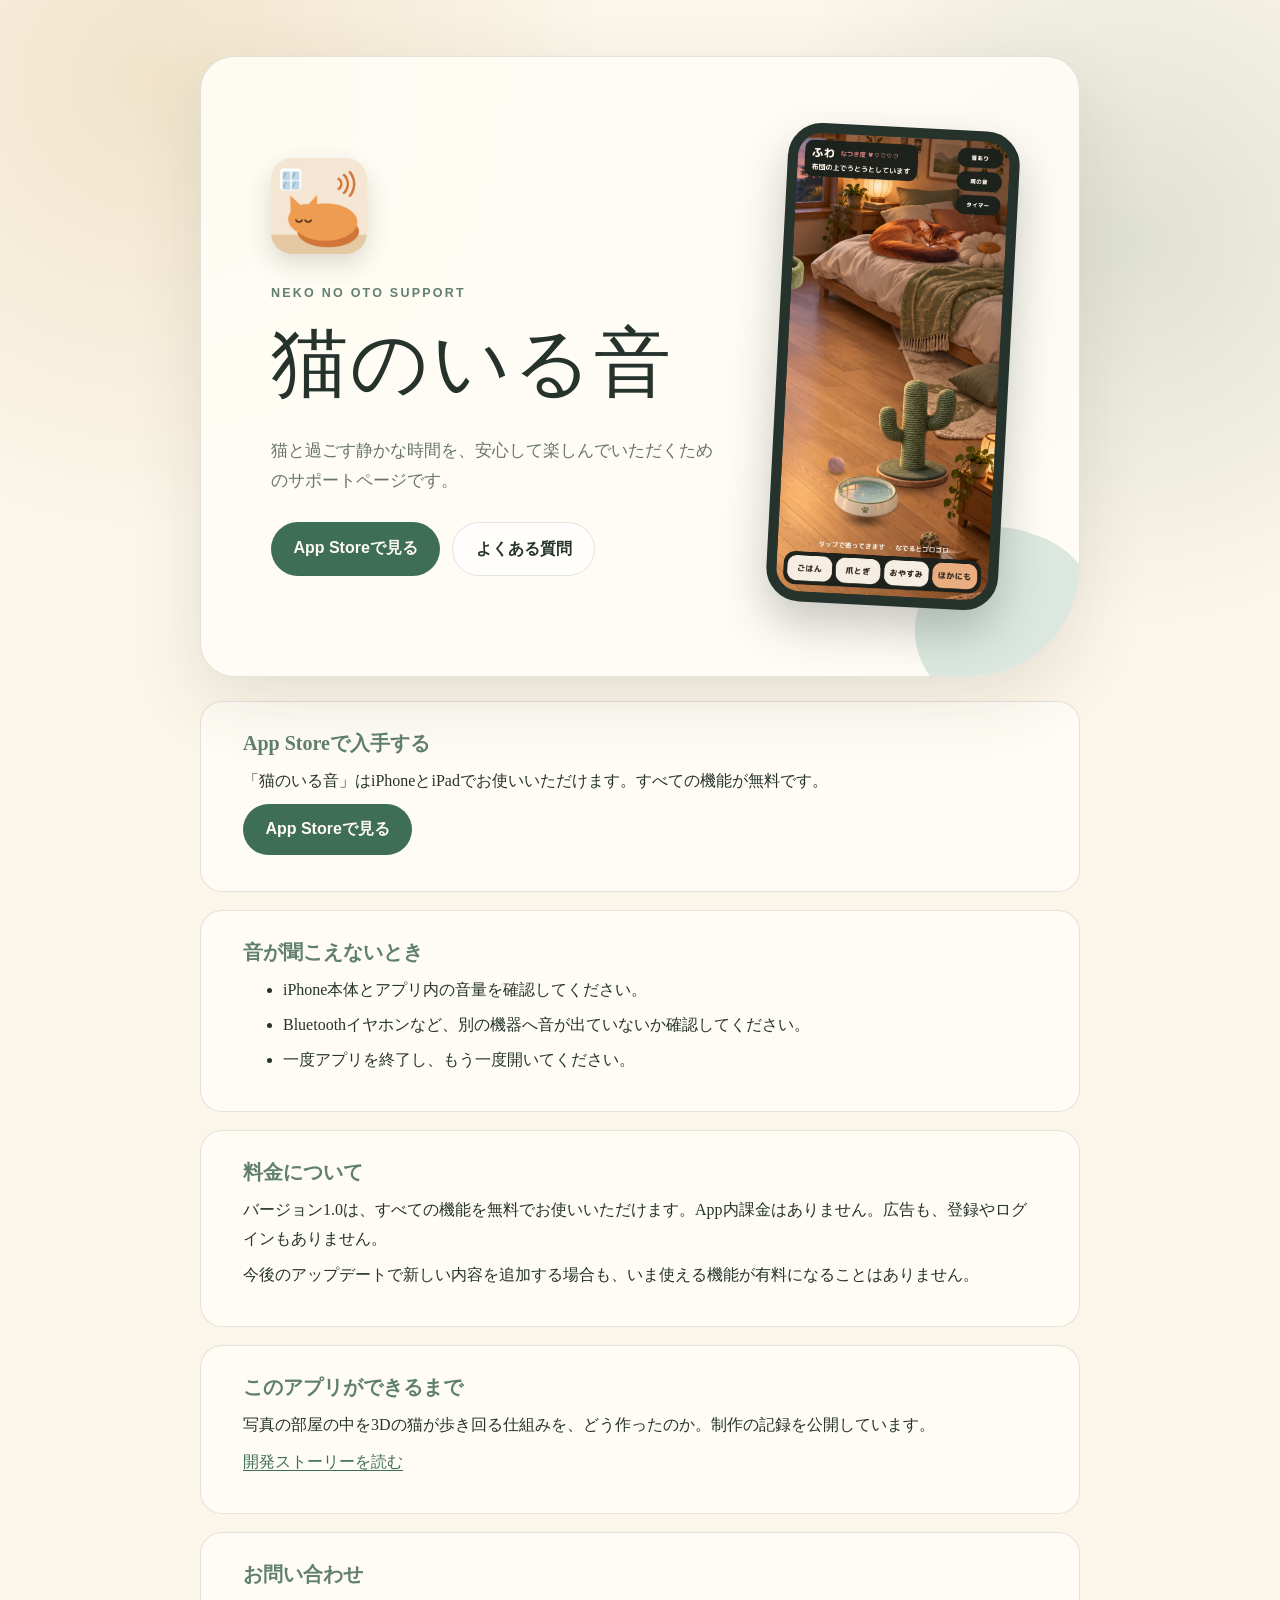
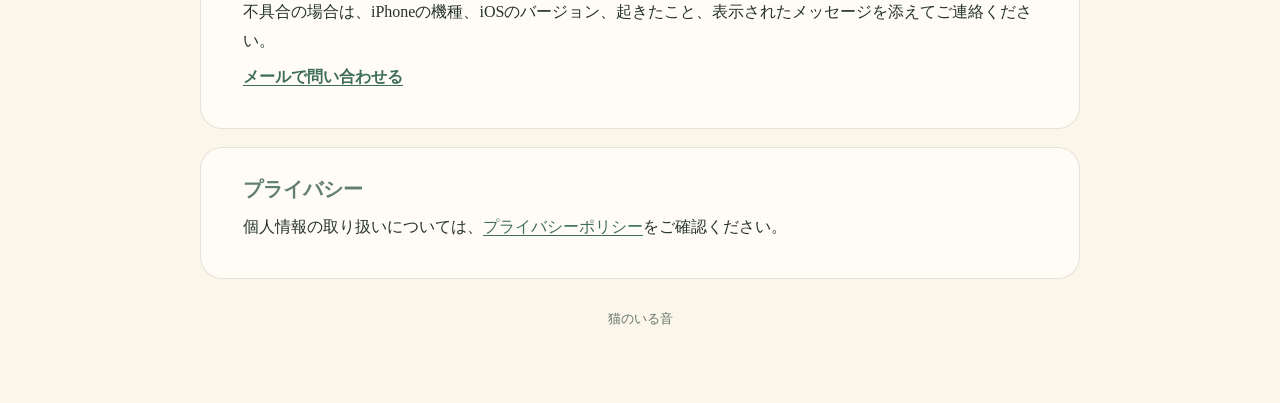
<file: index.html>
<!doctype html>
<html lang="ja">
  <head>
    <meta charset="utf-8" />
    <meta name="viewport" content="width=device-width, initial-scale=1" />
    <meta name="description" content="iPhoneアプリ「猫のいる音」のサポートページです。" />
    <title>猫のいる音 | サポート</title>
    <link rel="icon" href="favicon.ico" sizes="48x48" />
    <link rel="icon" type="image/png" href="favicon-32.png" sizes="32x32" />
    <link rel="icon" type="image/png" href="favicon-16.png" sizes="16x16" />
    <link rel="apple-touch-icon" href="apple-touch-icon.png" />
    <link rel="stylesheet" href="styles.css?v=20261008-3" />
  </head>
  <body>
    <div class="shell">
      <header class="hero">
        <div class="hero-text">
          <img class="hero-icon" src="assets/app-icon.png" alt="" width="96" height="96" />
          <p class="eyebrow">Neko No Oto Support</p>
          <h1>猫のいる音</h1>
          <p class="lead">猫と過ごす静かな時間を、安心して楽しんでいただくためのサポートページです。</p>
          <p class="hero-actions">
            <a class="store" href="https://apps.apple.com/jp/app/id6818069970">App Storeで見る</a>
            <a class="ghost" href="#faq">よくある質問</a>
          </p>
        </div>
        <div class="hero-phone" aria-hidden="true">
          <div class="phone"><img src="assets/4-sleep.jpg" alt="" loading="lazy" /></div>
        </div>
      </header>

      <main>
        <section class="card">
          <h2>App Storeで入手する</h2>
          <p>「猫のいる音」はiPhoneとiPadでお使いいただけます。すべての機能が無料です。</p>
          <p><a class="store" href="https://apps.apple.com/jp/app/id6818069970">App Storeで見る</a></p>
        </section>

        <section class="card" id="faq">
          <h2>音が聞こえないとき</h2>
          <ul>
            <li>iPhone本体とアプリ内の音量を確認してください。</li>
            <li>Bluetoothイヤホンなど、別の機器へ音が出ていないか確認してください。</li>
            <li>一度アプリを終了し、もう一度開いてください。</li>
          </ul>
        </section>

        <section class="card">
          <h2>料金について</h2>
          <p>バージョン1.0は、すべての機能を無料でお使いいただけます。App内課金はありません。広告も、登録やログインもありません。</p>
          <p>今後のアップデートで新しい内容を追加する場合も、いま使える機能が有料になることはありません。</p>
        </section>

        <section class="card">
          <h2>このアプリができるまで</h2>
          <p>写真の部屋の中を3Dの猫が歩き回る仕組みを、どう作ったのか。制作の記録を公開しています。</p>
          <p><a href="development-story-ja.html">開発ストーリーを読む</a></p>
        </section>

        <section class="card">
          <h2>お問い合わせ</h2>
          <p>不具合の場合は、iPhoneの機種、iOSのバージョン、起きたこと、表示されたメッセージを添えてご連絡ください。</p>
          <p><a class="contact" href="&#109;&#97;&#105;&#108;&#116;&#111;&#58;&#110;&#97;&#107;&#97;&#116;&#97;&#49;&#54;&#50;&#64;&#104;&#111;&#116;&#109;&#97;&#105;&#108;&#46;&#99;&#111;&#109;?subject=%E7%8C%AB%E3%81%AE%E3%81%84%E3%82%8B%E9%9F%B3%20%E3%81%8A%E5%95%8F%E3%81%84%E5%90%88%E3%82%8F%E3%81%9B">メールで問い合わせる</a></p>
        </section>

        <section class="card">
          <h2>プライバシー</h2>
          <p>個人情報の取り扱いについては、<a href="privacy.html">プライバシーポリシー</a>をご確認ください。</p>
        </section>
      </main>

      <footer>猫のいる音</footer>
    </div>
  </body>
</html>
</file>
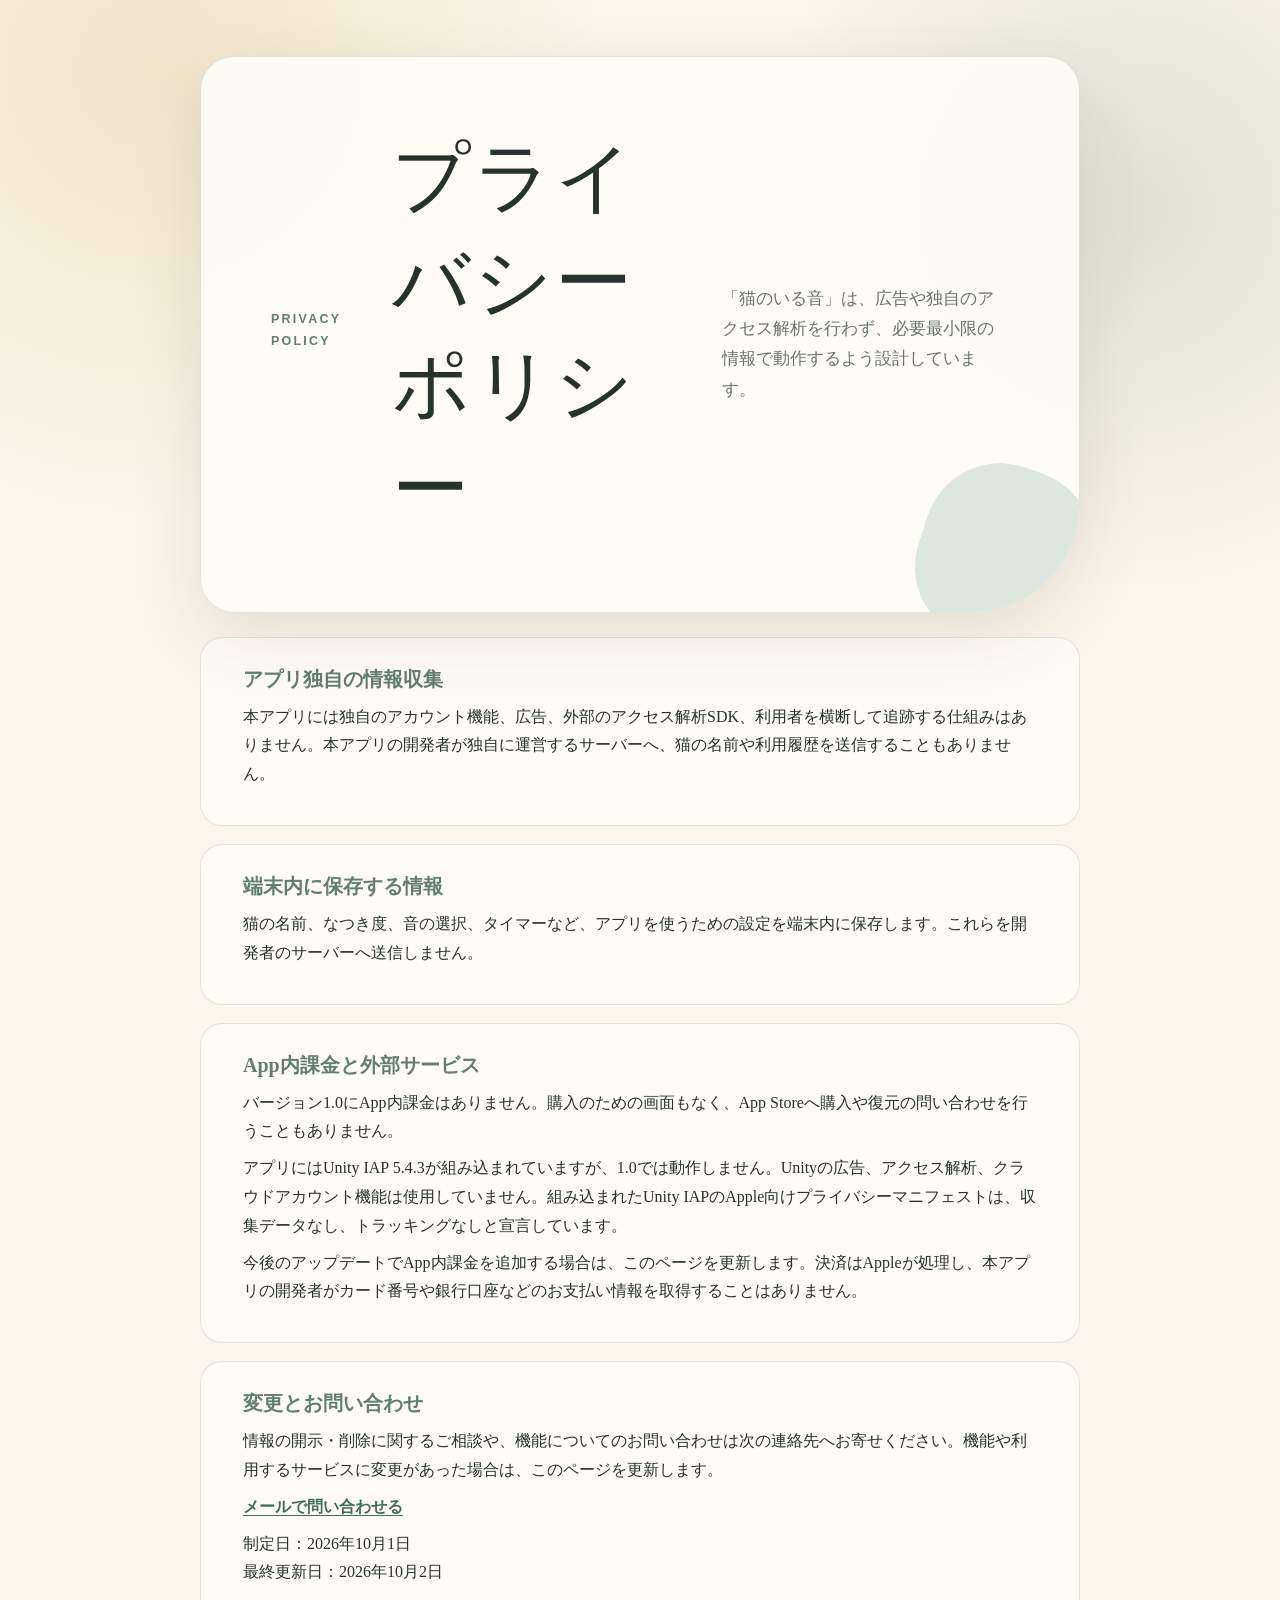
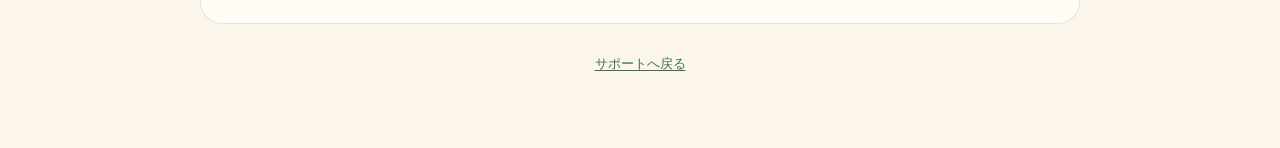
<file: privacy.html>
<!doctype html>
<html lang="ja">
  <head>
    <meta charset="utf-8" />
    <meta name="viewport" content="width=device-width, initial-scale=1" />
    <meta name="description" content="iPhoneアプリ「猫のいる音」のプライバシーポリシーです。" />
    <title>猫のいる音 | プライバシーポリシー</title>
    <link rel="icon" href="favicon.ico" sizes="48x48" />
    <link rel="icon" type="image/png" href="favicon-32.png" sizes="32x32" />
    <link rel="icon" type="image/png" href="favicon-16.png" sizes="16x16" />
    <link rel="apple-touch-icon" href="apple-touch-icon.png" />
    <link rel="stylesheet" href="styles.css?v=20261008-3" />
  </head>
  <body>
    <div class="shell">
      <header class="hero">
        <p class="eyebrow">Privacy Policy</p>
        <h1>プライバシーポリシー</h1>
        <p class="lead">「猫のいる音」は、広告や独自のアクセス解析を行わず、必要最小限の情報で動作するよう設計しています。</p>
      </header>

      <main>
        <section class="card">
          <h2>アプリ独自の情報収集</h2>
          <p>本アプリには独自のアカウント機能、広告、外部のアクセス解析SDK、利用者を横断して追跡する仕組みはありません。本アプリの開発者が独自に運営するサーバーへ、猫の名前や利用履歴を送信することもありません。</p>
        </section>

        <section class="card">
          <h2>端末内に保存する情報</h2>
          <p>猫の名前、なつき度、音の選択、タイマーなど、アプリを使うための設定を端末内に保存します。これらを開発者のサーバーへ送信しません。</p>
        </section>

        <section class="card">
          <h2>App内課金と外部サービス</h2>
          <p>バージョン1.0にApp内課金はありません。購入のための画面もなく、App Storeへ購入や復元の問い合わせを行うこともありません。</p>
          <p>アプリにはUnity IAP 5.4.3が組み込まれていますが、1.0では動作しません。Unityの広告、アクセス解析、クラウドアカウント機能は使用していません。組み込まれたUnity IAPのApple向けプライバシーマニフェストは、収集データなし、トラッキングなしと宣言しています。</p>
          <p>今後のアップデートでApp内課金を追加する場合は、このページを更新します。決済はAppleが処理し、本アプリの開発者がカード番号や銀行口座などのお支払い情報を取得することはありません。</p>
        </section>

        <section class="card">
          <h2>変更とお問い合わせ</h2>
          <p>情報の開示・削除に関するご相談や、機能についてのお問い合わせは次の連絡先へお寄せください。機能や利用するサービスに変更があった場合は、このページを更新します。</p>
          <p><a class="contact" href="&#109;&#97;&#105;&#108;&#116;&#111;&#58;&#110;&#97;&#107;&#97;&#116;&#97;&#49;&#54;&#50;&#64;&#104;&#111;&#116;&#109;&#97;&#105;&#108;&#46;&#99;&#111;&#109;?subject=%E7%8C%AB%E3%81%AE%E3%81%84%E3%82%8B%E9%9F%B3%20%E3%81%8A%E5%95%8F%E3%81%84%E5%90%88%E3%82%8F%E3%81%9B">メールで問い合わせる</a></p>
          <p>制定日：2026年10月1日<br />最終更新日：2026年10月2日</p>
        </section>
      </main>

      <footer><a href="index.html">サポートへ戻る</a></footer>
    </div>
  </body>
</html>
</file>
<file: styles.css>
:root {
  color-scheme: light;
  --ink: #25332c;
  --muted: #67756d;
  --cream: #fbf6e9;
  --paper: rgba(255, 253, 247, 0.9);
  --sage: #607f6d;
  --sage-soft: #dce8df;
  --gold: #c79a52;
  --line: rgba(37, 51, 44, 0.13);
}

* {
  box-sizing: border-box;
}

body {
  margin: 0;
  color: var(--ink);
  font-family: "Yu Mincho", "Hiragino Mincho ProN", "Noto Serif JP", serif;
  line-height: 1.8;
  background:
    radial-gradient(circle at 12% 4%, rgba(199, 154, 82, 0.2), transparent 28rem),
    radial-gradient(circle at 88% 12%, rgba(96, 127, 109, 0.18), transparent 24rem),
    var(--cream);
}

a {
  color: #3f6e57;
  text-underline-offset: 0.18em;
}

.shell {
  width: min(880px, calc(100% - 32px));
  margin: 0 auto;
  padding: 56px 0 72px;
}

.hero {
  position: relative;
  overflow: hidden;
  padding: clamp(34px, 7vw, 70px);
  border: 1px solid var(--line);
  border-radius: 34px 34px 110px 34px;
  background: var(--paper);
  box-shadow: 0 24px 70px rgba(70, 67, 52, 0.12);
}

.hero::after {
  position: absolute;
  right: -20px;
  bottom: -35px;
  width: 180px;
  height: 180px;
  border-radius: 46% 54% 55% 45%;
  background: var(--sage-soft);
  content: "";
  transform: rotate(18deg);
}

.eyebrow {
  margin: 0 0 8px;
  color: var(--sage);
  font-family: "Hiragino Kaku Gothic ProN", "Yu Gothic", sans-serif;
  font-size: 0.78rem;
  font-weight: 700;
  letter-spacing: 0.18em;
  text-transform: uppercase;
}

h1,
h2 {
  line-height: 1.35;
}

h1 {
  margin: 0;
  font-size: clamp(2.25rem, 9vw, 4.8rem);
  font-weight: 500;
  letter-spacing: 0.03em;
}

.lead {
  position: relative;
  z-index: 1;
  max-width: 34rem;
  margin: 20px 0 0;
  color: var(--muted);
  font-size: 1.05rem;
}

main {
  display: flex;
  flex-direction: column;
  min-width: 0;
  gap: 18px;
  margin-top: 24px;
}

main > * {
  min-width: 0;
}

.card {
  padding: 28px clamp(24px, 5vw, 42px);
  border: 1px solid var(--line);
  border-radius: 22px;
  background: var(--paper);
}

.card h2 {
  margin: 0 0 10px;
  color: var(--sage);
  font-size: 1.25rem;
}

.card p,
.card ul {
  margin-top: 8px;
  margin-bottom: 8px;
}

.card li + li {
  margin-top: 6px;
}

.contact {
  overflow-wrap: anywhere;
  font-family: "Hiragino Kaku Gothic ProN", "Yu Gothic", sans-serif;
  font-weight: 700;
}

/* The one link people are most likely to want: a filled button rather than a line of text. */
.store {
  display: inline-block;
  padding: 0.7em 1.4em;
  border-radius: 999px;
  background: #3f6e57;
  color: #fffaf2;
  font-family: "Hiragino Kaku Gothic ProN", "Yu Gothic", sans-serif;
  font-weight: 700;
  text-decoration: none;
}

.store:hover,
.store:focus-visible {
  background: #345c48;
}

footer {
  padding: 28px 8px 0;
  color: var(--muted);
  font-family: "Hiragino Kaku Gothic ProN", "Yu Gothic", sans-serif;
  font-size: 0.82rem;
  text-align: center;
}

@media (max-width: 560px) {
  .shell {
    padding-top: 22px;
  }

  .hero {
    border-radius: 24px 24px 70px 24px;
  }
}

/* The diagram sits inside the article's own column, like every other figure. It is a preview at
   this size: tapping it opens the file, where a browser can zoom as far as anyone wants. */
.arch-figure {
  margin: 1.6em 0;
  width: 100%;
}

.arch-frame {
  display: block;
  border-radius: 16px;
  background: #ffffff;
  border: 1px solid var(--line);
  overflow: hidden;
}

.arch-frame img {
  display: block;
  width: 100%;
  height: auto;
}

.arch-figure figcaption {
  margin-top: 0.7em;
  color: var(--muted);
  font-size: 0.85rem;
  text-align: center;
}

/* The header carries the icon, the name and a phone showing the app, so a first-time visitor can see
   what this is before reading a word. Two columns on a desktop; stacked, phone last, on a narrow one. */
.hero {
  display: flex;
  align-items: center;
  gap: clamp(20px, 4vw, 56px);
}

.hero-text {
  position: relative;
  z-index: 1;
  flex: 1 1 auto;
  min-width: 0;
}

.hero-icon {
  width: clamp(64px, 11vw, 96px);
  height: auto;
  margin-bottom: 18px;
  border-radius: 22%;
  box-shadow: 0 10px 24px rgba(70, 67, 52, 0.18);
}

.hero-actions {
  display: flex;
  flex-wrap: wrap;
  gap: 12px;
  margin: 26px 0 0;
}

.ghost {
  display: inline-block;
  padding: 0.7em 1.4em;
  border: 1px solid var(--line);
  border-radius: 999px;
  background: rgba(255, 255, 255, 0.75);
  color: var(--ink);
  font-family: "Hiragino Kaku Gothic ProN", "Yu Gothic", sans-serif;
  font-weight: 700;
  text-decoration: none;
}

.ghost:hover,
.ghost:focus-visible {
  background: #ffffff;
}

.hero-phone {
  position: relative;
  z-index: 1;
  flex: 0 0 auto;
  width: clamp(150px, 26vw, 232px);
}

/* A phone drawn in CSS rather than shipped as a picture frame: it stays sharp at any size, and the
   screenshot inside it can be swapped by changing one img. */
.phone {
  overflow: hidden;
  padding: 7px;
  border: 3px solid #25332c;
  border-radius: 34px;
  background: #25332c;
  box-shadow: 0 22px 46px rgba(37, 51, 44, 0.26);
  transform: rotate(3deg);
}

.phone img {
  display: block;
  width: 100%;
  height: auto;
  border-radius: 24px;
}

@media (max-width: 720px) {
  .hero {
    flex-direction: column;
    align-items: flex-start;
  }

  .hero-phone {
    width: min(210px, 56%);
    align-self: center;
    margin-top: 10px;
  }
}
</file>
